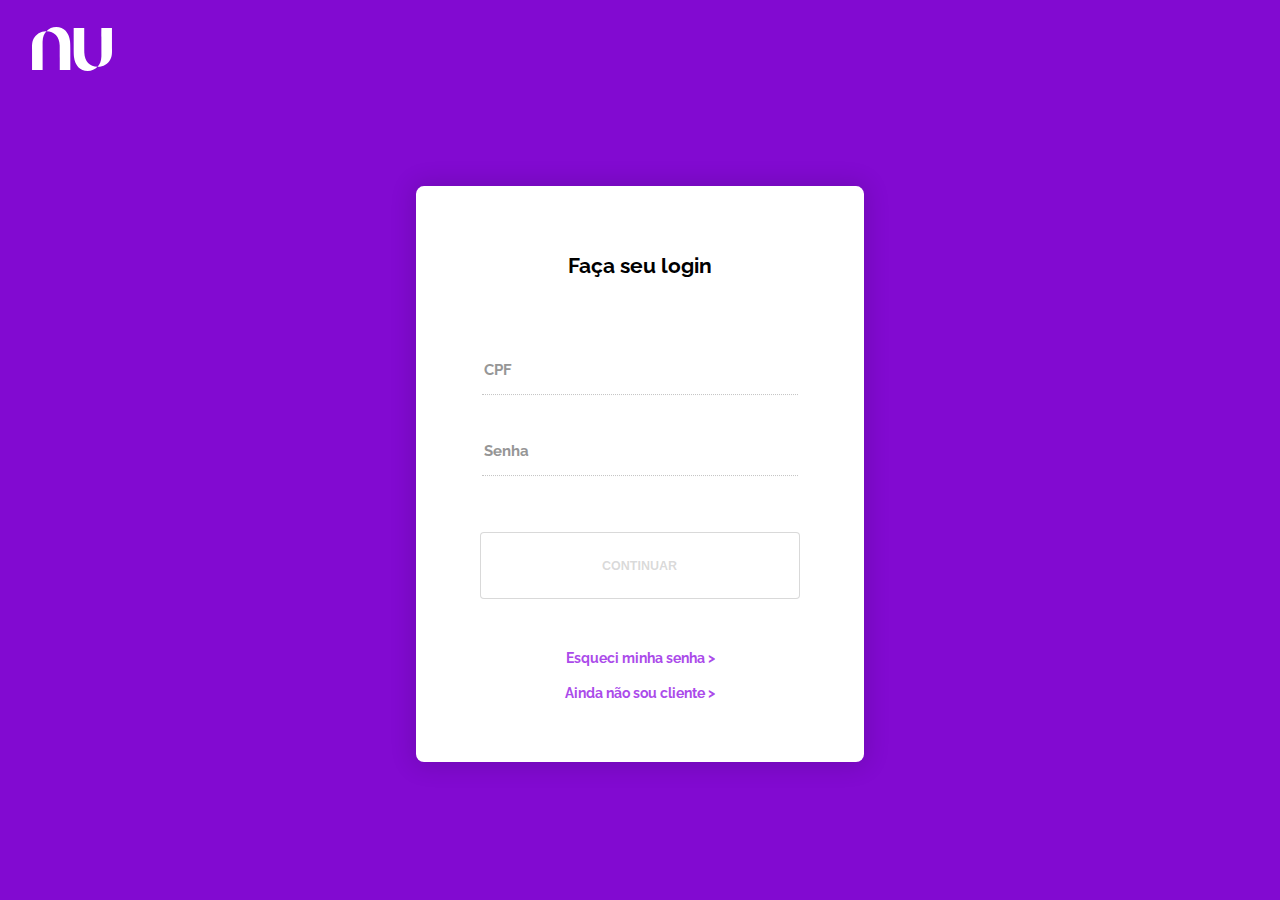
<file: Nubank/Nubank/index.html>
<!DOCTYPE html>
<html>
<head>
    <title>Login - Nubank</title>
    <meta charset="utf-8">
    <meta name="description" content="Página de Login da Nubank">
    <meta name="robots" content="index, follow">
    <meta name="viewport" content="width=device-width, initial-scale=1">
    <link rel="icon" href="assets/img/favicon-32x32.png">
    <link rel="stylesheet" href="./index.css">
    <link rel="preconnect" href="https://fonts.googleapis.com">
    <link rel="preconnect" href="https://fonts.gstatic.com" crossorigin>
    <link href="https://fonts.googleapis.com/css2?family=Raleway:wght@300&display=swap" rel="stylesheet">
</head>
<body>
    <img class="logo-nubank" src="./assets/img/logo-nubank.svg" alt="logo da nubank"/>
    <div class="div_principal">
        <h1>Faça seu login</h1>
        <div class="div_login">
            <div class="div_CPF">                
                <input type="text" name="CPF" id="CPF" class="campo_dados" required>
                <label for="CPF" title="Preencha este campo." class="label_dados">CPF</label>
            </div>
            <div class="div_senha">
                <input type="password" name="senha" id="senha" class="campo_dados" required>
                <label for="Senha" title="Preencha este campo." class="label_dados">Senha</label>
            </div>
            <button type="submit" name="continuar" id="continuar" class="botão"><b></b>CONTINUAR</b></button>
        </div>
        <div id='opções'>
            <a href="./esqueci_senha.html"><b>Esqueci minha senha ></b></a><br>
            <a href="./novo_cliente.html"><p id="nao_cliente"><b>Ainda não sou cliente ></b></p></a>
        </div>
    </div>
</body>
</html>
</file>
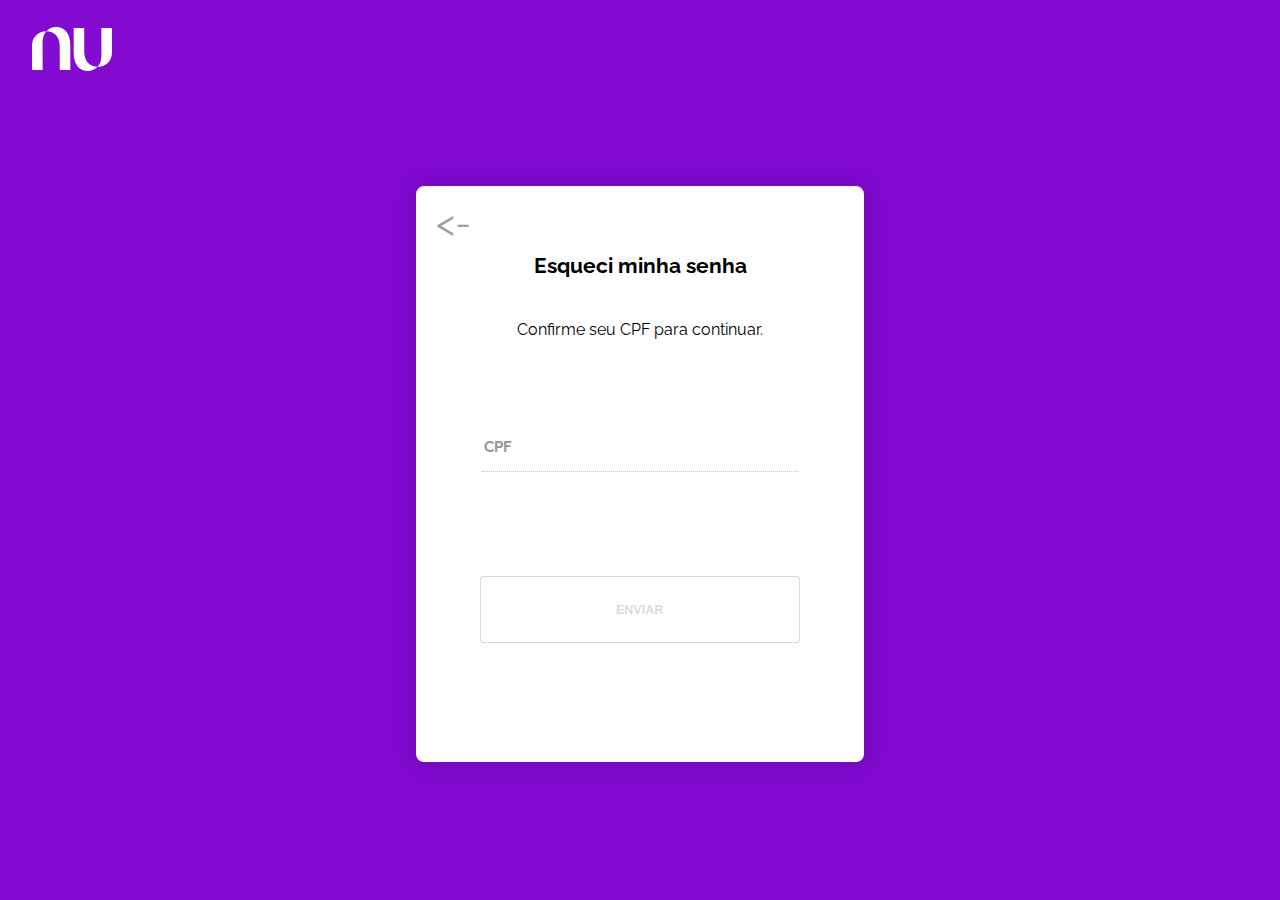
<file: Nubank/Nubank/esqueci_senha.html>
<!DOCTYPE html>
<html>
<head>
    <title>Login - Nubank</title>
    <meta charset="utf-8">
    <meta name="description" content="Uma descrição geral do nosso site">
    <meta name="robots" content="index, follow">
    <meta name="viewport" content="width=device-width, initial-scale=1">
    <link rel="icon" href="assets/img/favicon-32x32.png">
    <link rel="stylesheet" href="./index.css">
    <link rel="preconnect" href="https://fonts.googleapis.com">
    <link rel="preconnect" href="https://fonts.gstatic.com" crossorigin>
    <link href="https://fonts.googleapis.com/css2?family=Raleway:wght@300&display=swap" rel="stylesheet">
</head>
<body>
    <img class="logo-nubank" src="./assets/img/logo-nubank.svg" alt="logo"/>
    <div class="div_principal">
        <a href="./index.html" disabled><p id="voltar"><-</p></a>
        <h1>Esqueci minha senha</h1>
        <p id="confirmar_CPF">Confirme seu CPF para continuar.</p>
        <div class="div_login">
            <div class="div_CPF">
                <input type="text" name="CPF" id="CPF" class="campo_dados" required>
                <label for="CPF" title="Preencha este campo." class="label_dados">CPF</label>
            </div>
            <button type="submit" name="enviar" id="enviar" class="botão"><b>ENVIAR</b></button>
        </div>
    </div>
</body>
</html>
</file>
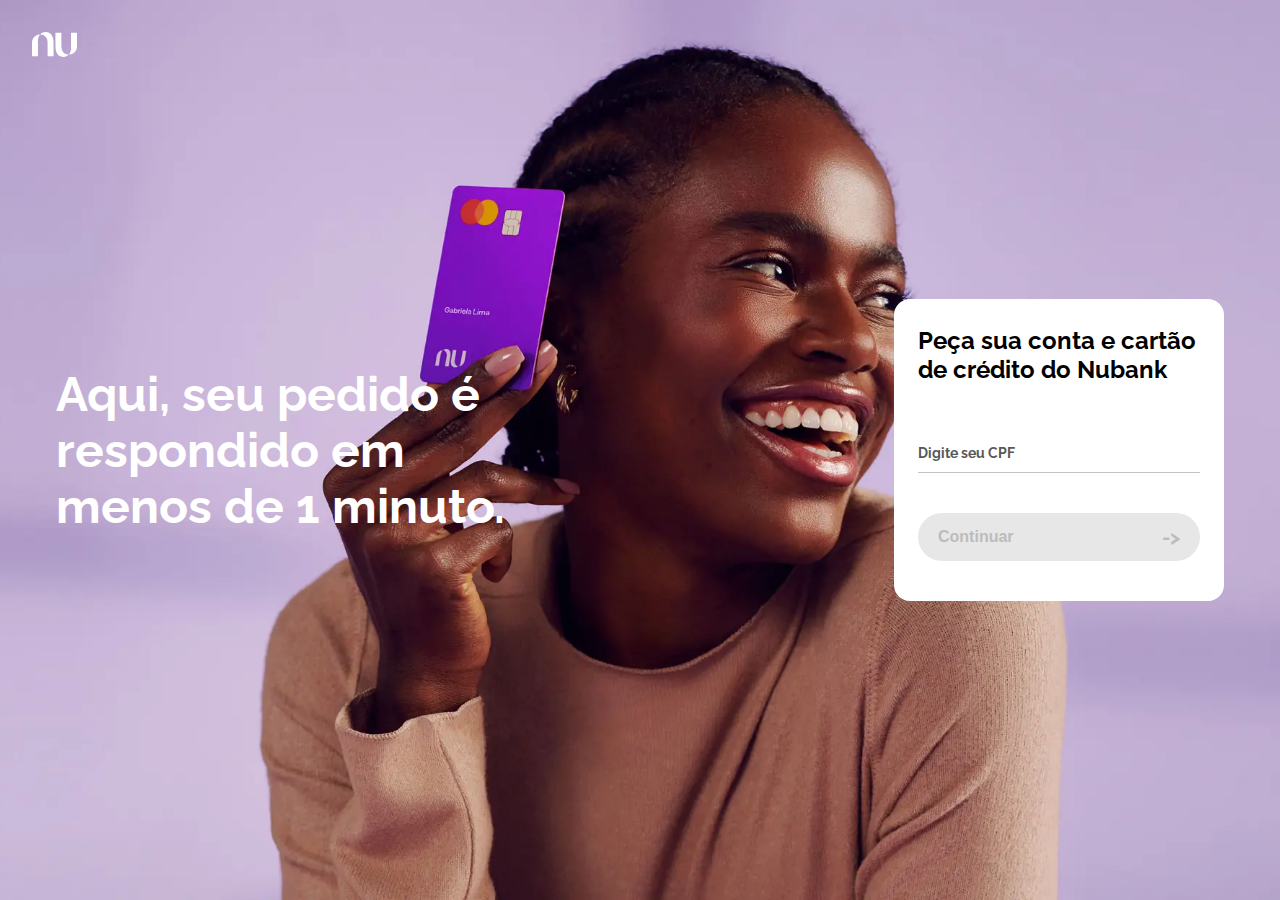
<file: Nubank/Nubank/novo_cliente.html>
<!DOCTYPE html>
<html lang="pt-br">
<head>
    <meta charset="UTF-8">
    <meta http-equiv="X-UA-Compatible" content="IE=edge">
    <meta name="viewport" content="width=device-width, initial-scale=1.0">
    <title>Nubank - Finalmente você no controle do seu dinheiro</title>
    <link rel="stylesheet" href="./novo_cliente.css">
    <link rel="preconnect" href="https://fonts.googleapis.com">
    <link rel="preconnect" href="https://fonts.gstatic.com" crossorigin>
    <link href="https://fonts.googleapis.com/css2?family=Raleway:wght@300&display=swap" rel="stylesheet">
    <link rel="shortcut icon" href="./assets/img/favicon-32x32.png" type="image/x-icon">
</head>

<body>
    <img class="logo-nubank" src="./assets/img/logo-nubank.svg" alt="logo-nubank">
    <div class="main">
        <div class="left">
            <h1 id="frase_left">Aqui, seu pedido é respondido em menos de 1 minuto.</h1>
        </div>
        <div class="right">
            <div class="box_dados">
                <h2>Peça sua conta e cartão de crédito do Nubank</h2>
                <div class="div_CPF">
                    <input type="text" name="CPF" id="CPF" required>
                    <label for="CPF" id="label_CPF">Digite seu CPF</label>
                </div>
                <div class="div_continuar">
                    <button type="submit" name="continuar" id="continuar"><b>Continuar</b></button>
                    <p id="seta">-></p>
                </div>
            </div>
        </div>
    </div>   
</body>
</html>
</file>
<file: Nubank/Nubank/index.css>
body {
    background-color: #820AD1;
    font-family: 'Raleway', sans-serif;
}

.logo-nubank {
    padding: 16px 0 0 24px;
}

.div_principal {
    background-color: white;
    width: 448px;
    height: 576px;
    border-radius: 8px;
    position: absolute;
    top: 50%;
    left: 50%;
    transform: translate(-50%, -46%);
    margin: 1px 0 0 0;
    box-shadow: 0px 0px 25px 2px rgba(0,0,0,0.15);
}

h1 {
    margin: 0;
    font-size: 21px;
    text-align: center;
    padding-top: 67px;
}

.div_login {
    color: #969696;
    padding: 83px 66px 0 64px;
    font-size: 15px;
}

.div_CPF{
    display: flex;
}

.div_senha {
    margin-top: 47px;
    display: flex;
}

.label_dados { 
    position: absolute;
    font-weight: bold;
    padding-left: 4px;
    font-size: 15px;
    font-weight: bolder;
    transition: 0.2s;
}

.campo_dados {
    margin-left: 2px;
    outline: 0;
    padding: 6px 0;
    border-color: #b1b1b1c0;
    border-width: 0 0 1px 0;        
    width: 100%;
    font-size: 18px;
    border-style: dotted;
}

.campo_dados:focus {
    border-color: #820AD1;
}

.campo_dados:valid + label {
    color: #969696;
    margin-top: -16px;
    font-size: 12px;
}

.campo_dados:focus + label {
    color: #820AD1;
    margin-top: -16px;
    font-size: 12px;
}

.botão {
    background-color: white;
    border-radius: 4px;
    border: #9696965d 1px solid;
    font-size: 12.5px;
    font-weight: bolder; 
    color: #9696965d;
    transition: 0.3s;
}

#continuar {
    padding: 26px 122px 25px 121px;
    margin-top: 56px;
    font-weight: bolder; 
}

#enviar {
    padding: 26px 136px 25px 135px;
    margin-top: 104px;
}

.botão:hover {
    background-color: #820AD1;
    border: #820AD1 1px solid;
    color: white;
    cursor: pointer;
}

#opções {
    font-size: 14px;
    text-align: center;
    margin-top: 51px;
}

#nao_cliente {
    margin-top: 19px;
}

a {
    text-decoration: none;
    color: #ab4bea;
    transition: color 0.3s;
}

a:hover {
    color: black;
}

/* Abaixo elementos exclusivos da página Esqueci_Senha */

#voltar{
    position: absolute;
    margin: 0;
    font-size: 38px;
    color: #9e9e9e;
    padding: 14px 20px;
    transition: 0.3s;
}

#voltar:hover{
    color: black;
}

#confirmar_CPF {
    margin: 0;
    font-size: 16px;
    text-align: center;
    padding: 42px 0 16px 0;
}
</file>
<file: Nubank/Nubank/novo_cliente.css>
body {
    margin: 0;
    height: 100vh;  
    overflow: hidden;
    background-image: url("./assets/img/background_woman.png");
    background-size: cover; 
    background-position: center center;
    font-family: 'Raleway', sans-serif;
}

.logo-nubank {
    height: 45px;
    width: 45px;
    padding: 22px 0 0 32px
}

.main {
    position: absolute;
    width: 100%;
    height: 302px;  
    top: 50%;
    transform: translate(0%, -50%);   
    display: flex;
    justify-content: space-between;
    align-items: center;
}

.left {
    margin-left: 56px;
    max-width: 38%;
}

.right {
    background-color: rgb(255, 255, 255);  
    width: 330px;
    height: 100%;
    border-radius: 1rem;
    margin-right: 56px; 
}

#frase_left{
    margin: 0;
    text-align: left;
    font-size: 3rem;
    font-family: 'Raleway', sans-serif;
    color: white;   
}

.box_dados{
    margin: 27px 24px;
}

h2 {
    margin: 0;
    font-size: 24px;
    color: black;
}

.div_CPF {
    margin-top: 55px;
    color: rgb(88 88 88);
    display: flex;
}

#CPF {
    outline: 0;
    padding: 6px;
    border-color: #b1b1b1c0;
    border-width: 0 0 1px 0;        
    width: 100%;
    font-size: 18px;
}

#CPF:hover{
    border-color: black;
}

#label_CPF {
    position: absolute;
    margin-top: 6px;
    font-size: 14px;
    font-weight: bolder;
    transition: 0.2s;
}

#CPF:focus + label {
    margin-top: -16px;
    font-size: 12px;
}

#CPF:valid + label {
    margin-top: -16px;
    font-size: 12px;
}

.div_continuar {
    background-color: rgb(231 231 231);
    color: rgb(188 188 188);
    padding: 12px 0;
    margin-top: 40px;
    border-radius: 50px;
    display: flex;
    justify-content: space-between;
    align-items: center;
    transition: 0.2s;
}

#continuar{
    background-color: inherit;
    color: inherit;
    border: 0;
    outline: 0;
    padding: 0;
    margin-left: 20px;
    text-align: left;
    font-size: 16px;
}

#seta {
    background-color: inherit;
    color: inherit;
    margin: 0 20px 0 0;
    text-align: right;  
    font-size: 20px;
    font-weight: bolder;
}

.div_continuar:hover {
    background-color: #820AD1;
    color: white;
    cursor: pointer;
}
</file>
